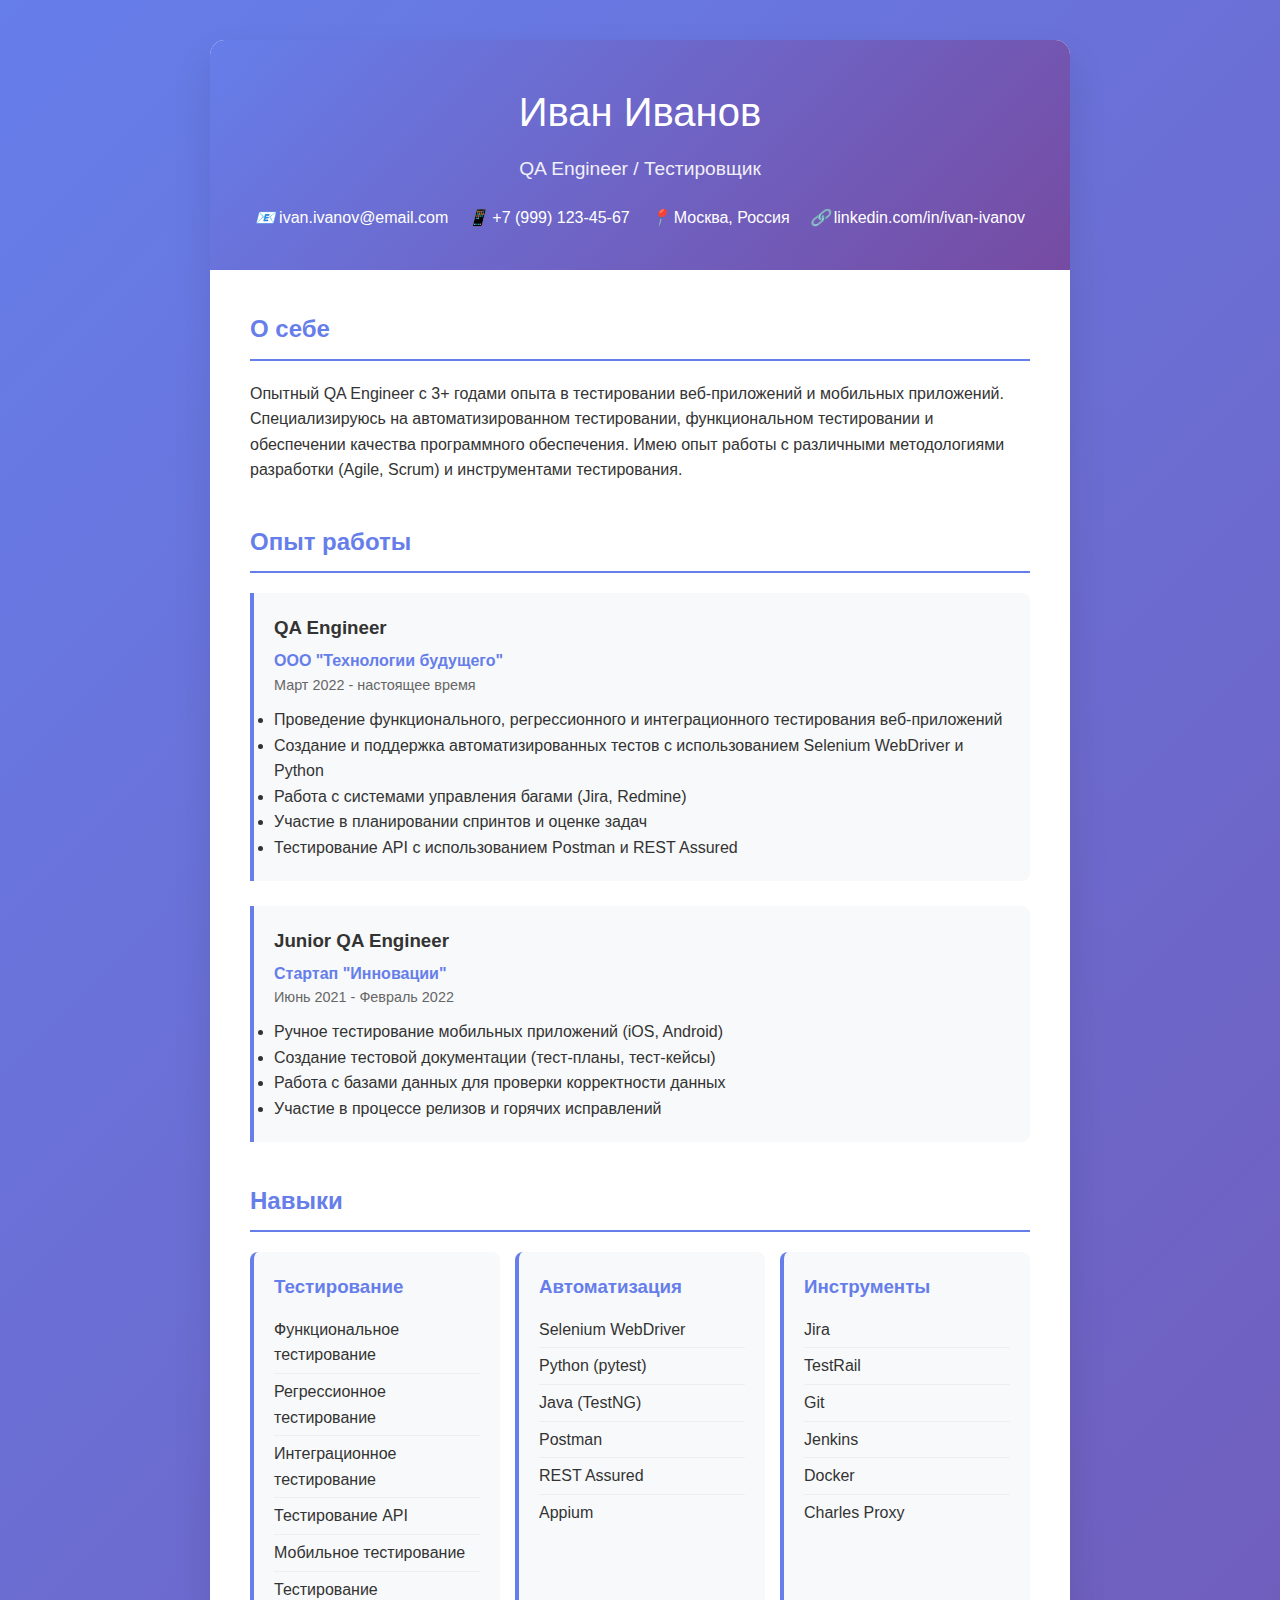
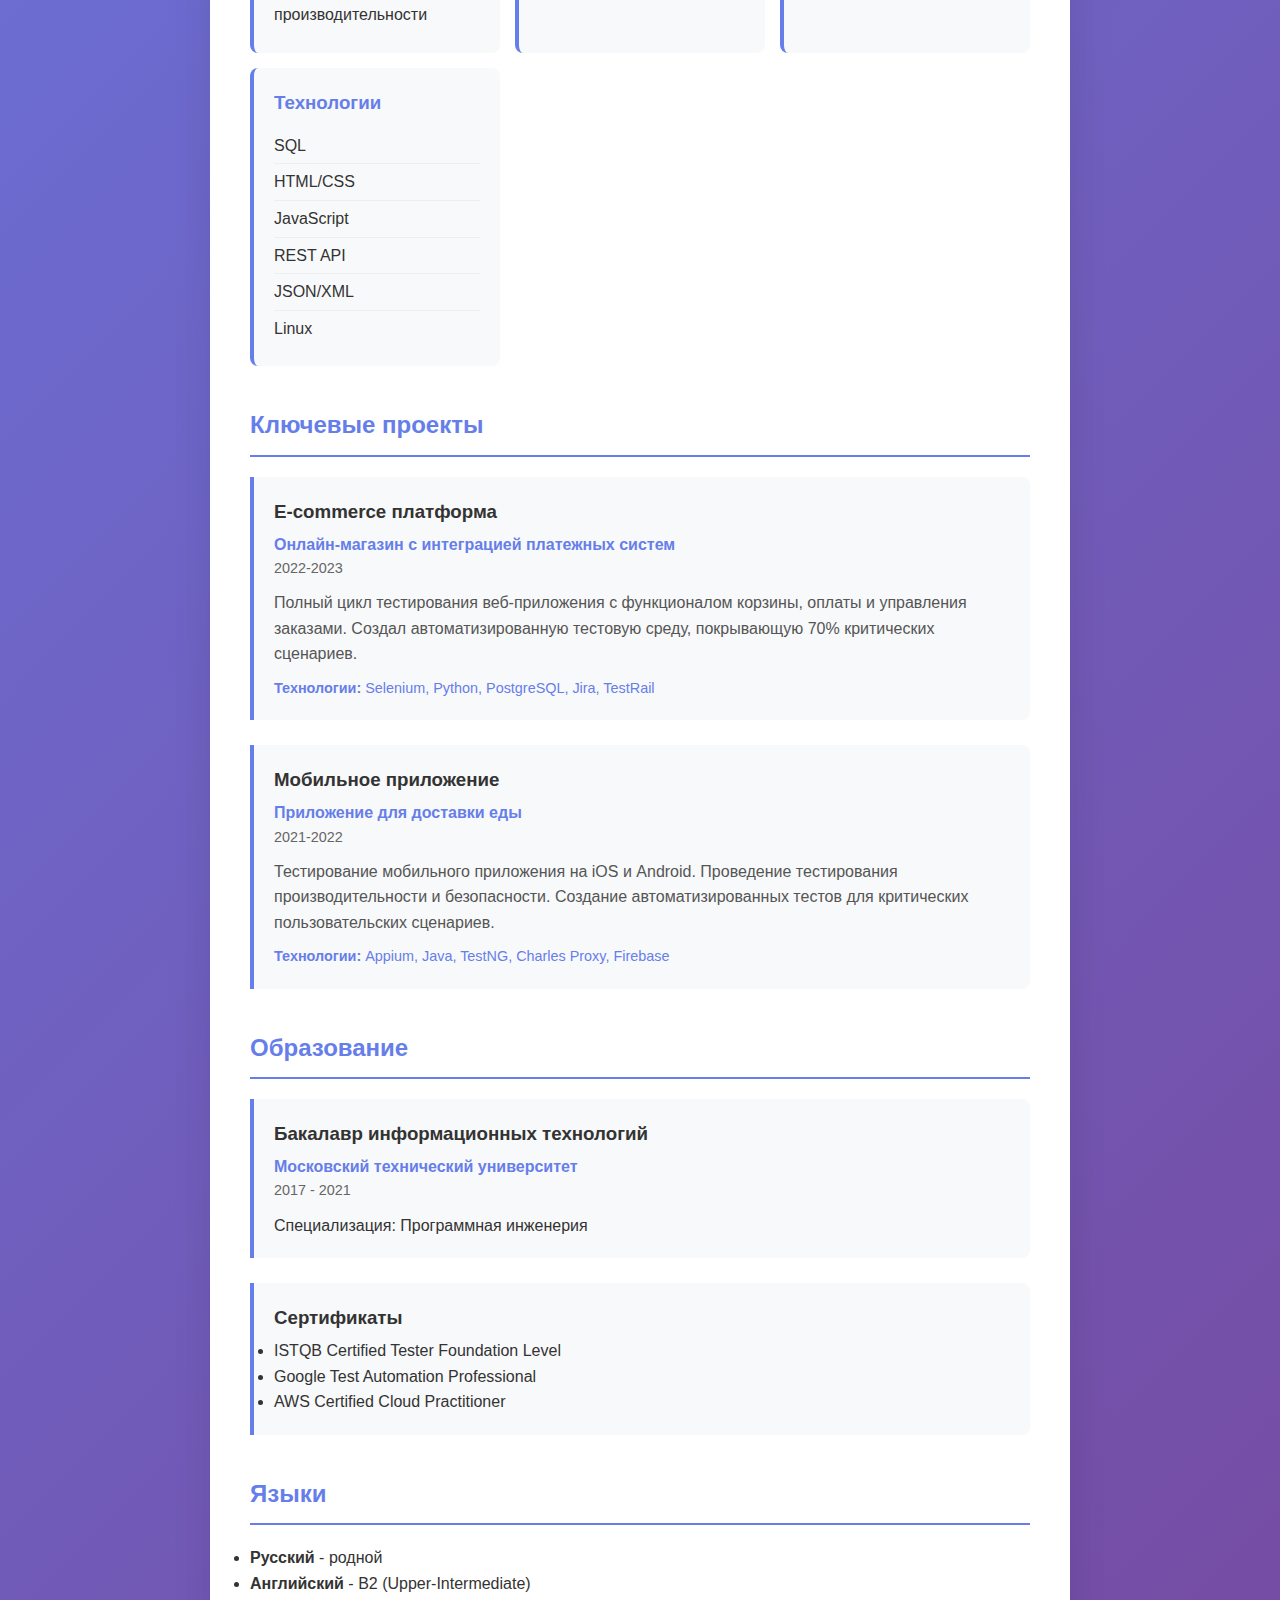
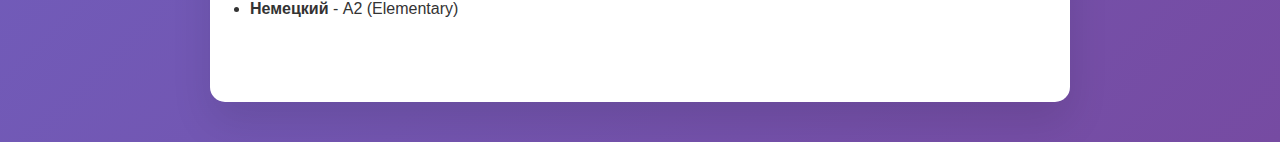
<file: reuse/index2.html>
<!DOCTYPE html>
<html lang="ru">
<head>
    <meta charset="UTF-8">
    <meta name="viewport" content="width=device-width, initial-scale=1.0">
    <title>Резюме QA специалиста</title>
    <style>
        * {
            margin: 0;
            padding: 0;
            box-sizing: border-box;
        }

        body {
            font-family: 'Segoe UI', Tahoma, Geneva, Verdana, sans-serif;
            line-height: 1.6;
            color: #333;
            background: linear-gradient(135deg, #667eea 0%, #764ba2 100%);
            min-height: 100vh;
        }

        .container {
            max-width: 900px;
            margin: 0 auto;
            padding: 20px;
        }

        .resume-card {
            background: white;
            border-radius: 15px;
            box-shadow: 0 20px 40px rgba(0,0,0,0.1);
            overflow: hidden;
            margin: 20px 0;
        }

        .header {
            background: linear-gradient(135deg, #667eea 0%, #764ba2 100%);
            color: white;
            padding: 40px;
            text-align: center;
        }

        .header h1 {
            font-size: 2.5em;
            margin-bottom: 10px;
            font-weight: 300;
        }

        .header .title {
            font-size: 1.2em;
            opacity: 0.9;
            margin-bottom: 20px;
        }

        .contact-info {
            display: flex;
            justify-content: center;
            flex-wrap: wrap;
            gap: 20px;
            margin-top: 20px;
        }

        .contact-item {
            display: flex;
            align-items: center;
            gap: 8px;
        }

        .contact-item i {
            width: 16px;
        }

        .content {
            padding: 40px;
        }

        .section {
            margin-bottom: 40px;
        }

        .section h2 {
            color: #667eea;
            border-bottom: 2px solid #667eea;
            padding-bottom: 10px;
            margin-bottom: 20px;
            font-size: 1.5em;
        }

        .experience-item, .education-item, .project-item {
            margin-bottom: 25px;
            padding: 20px;
            border-left: 4px solid #667eea;
            background: #f8f9fa;
            border-radius: 0 8px 8px 0;
        }

        .experience-item h3, .education-item h3, .project-item h3 {
            color: #333;
            margin-bottom: 5px;
        }

        .company, .school, .project-name {
            font-weight: bold;
            color: #667eea;
        }

        .date {
            color: #666;
            font-size: 0.9em;
            margin-bottom: 10px;
        }

        .skills-grid {
            display: grid;
            grid-template-columns: repeat(auto-fit, minmax(200px, 1fr));
            gap: 15px;
            margin-top: 20px;
        }

        .skill-category {
            background: #f8f9fa;
            padding: 20px;
            border-radius: 8px;
            border-left: 4px solid #667eea;
        }

        .skill-category h3 {
            color: #667eea;
            margin-bottom: 10px;
        }

        .skill-list {
            list-style: none;
        }

        .skill-list li {
            padding: 5px 0;
            border-bottom: 1px solid #eee;
        }

        .skill-list li:last-child {
            border-bottom: none;
        }

        .project-description {
            margin-top: 10px;
            color: #555;
        }

        .project-tech {
            margin-top: 10px;
            font-size: 0.9em;
            color: #667eea;
        }

        @media (max-width: 768px) {
            .container {
                padding: 10px;
            }
            
            .header {
                padding: 20px;
            }
            
            .content {
                padding: 20px;
            }
            
            .contact-info {
                flex-direction: column;
                align-items: center;
            }
        }
    </style>
</head>
<body>
    <div class="container">
        <div class="resume-card">
            <div class="header">
                <h1>Иван Иванов</h1>
                <div class="title">QA Engineer / Тестировщик</div>
                <div class="contact-info">
                    <div class="contact-item">
                        <i>📧</i>
                        <span>ivan.ivanov@email.com</span>
                    </div>
                    <div class="contact-item">
                        <i>📱</i>
                        <span>+7 (999) 123-45-67</span>
                    </div>
                    <div class="contact-item">
                        <i>📍</i>
                        <span>Москва, Россия</span>
                    </div>
                    <div class="contact-item">
                        <i>🔗</i>
                        <span>linkedin.com/in/ivan-ivanov</span>
                    </div>
                </div>
            </div>

            <div class="content">
                <!-- О себе -->
                <div class="section">
                    <h2>О себе</h2>
                    <p>
                        Опытный QA Engineer с 3+ годами опыта в тестировании веб-приложений и мобильных приложений. 
                        Специализируюсь на автоматизированном тестировании, функциональном тестировании и обеспечении качества программного обеспечения. 
                        Имею опыт работы с различными методологиями разработки (Agile, Scrum) и инструментами тестирования.
                    </p>
                </div>

                <!-- Опыт работы -->
                <div class="section">
                    <h2>Опыт работы</h2>
                    
                    <div class="experience-item">
                        <h3>QA Engineer</h3>
                        <div class="company">ООО "Технологии будущего"</div>
                        <div class="date">Март 2022 - настоящее время</div>
                        <ul>
                            <li>Проведение функционального, регрессионного и интеграционного тестирования веб-приложений</li>
                            <li>Создание и поддержка автоматизированных тестов с использованием Selenium WebDriver и Python</li>
                            <li>Работа с системами управления багами (Jira, Redmine)</li>
                            <li>Участие в планировании спринтов и оценке задач</li>
                            <li>Тестирование API с использованием Postman и REST Assured</li>
                        </ul>
                    </div>

                    <div class="experience-item">
                        <h3>Junior QA Engineer</h3>
                        <div class="company">Стартап "Инновации"</div>
                        <div class="date">Июнь 2021 - Февраль 2022</div>
                        <ul>
                            <li>Ручное тестирование мобильных приложений (iOS, Android)</li>
                            <li>Создание тестовой документации (тест-планы, тест-кейсы)</li>
                            <li>Работа с базами данных для проверки корректности данных</li>
                            <li>Участие в процессе релизов и горячих исправлений</li>
                        </ul>
                    </div>
                </div>

                <!-- Навыки -->
                <div class="section">
                    <h2>Навыки</h2>
                    <div class="skills-grid">
                        <div class="skill-category">
                            <h3>Тестирование</h3>
                            <ul class="skill-list">
                                <li>Функциональное тестирование</li>
                                <li>Регрессионное тестирование</li>
                                <li>Интеграционное тестирование</li>
                                <li>Тестирование API</li>
                                <li>Мобильное тестирование</li>
                                <li>Тестирование производительности</li>
                            </ul>
                        </div>

                        <div class="skill-category">
                            <h3>Автоматизация</h3>
                            <ul class="skill-list">
                                <li>Selenium WebDriver</li>
                                <li>Python (pytest)</li>
                                <li>Java (TestNG)</li>
                                <li>Postman</li>
                                <li>REST Assured</li>
                                <li>Appium</li>
                            </ul>
                        </div>

                        <div class="skill-category">
                            <h3>Инструменты</h3>
                            <ul class="skill-list">
                                <li>Jira</li>
                                <li>TestRail</li>
                                <li>Git</li>
                                <li>Jenkins</li>
                                <li>Docker</li>
                                <li>Charles Proxy</li>
                            </ul>
                        </div>

                        <div class="skill-category">
                            <h3>Технологии</h3>
                            <ul class="skill-list">
                                <li>SQL</li>
                                <li>HTML/CSS</li>
                                <li>JavaScript</li>
                                <li>REST API</li>
                                <li>JSON/XML</li>
                                <li>Linux</li>
                            </ul>
                        </div>
                    </div>
                </div>

                <!-- Проекты -->
                <div class="section">
                    <h2>Ключевые проекты</h2>
                    
                    <div class="project-item">
                        <h3>E-commerce платформа</h3>
                        <div class="project-name">Онлайн-магазин с интеграцией платежных систем</div>
                        <div class="date">2022-2023</div>
                        <div class="project-description">
                            Полный цикл тестирования веб-приложения с функционалом корзины, оплаты и управления заказами. 
                            Создал автоматизированную тестовую среду, покрывающую 70% критических сценариев.
                        </div>
                        <div class="project-tech">
                            <strong>Технологии:</strong> Selenium, Python, PostgreSQL, Jira, TestRail
                        </div>
                    </div>

                    <div class="project-item">
                        <h3>Мобильное приложение</h3>
                        <div class="project-name">Приложение для доставки еды</div>
                        <div class="date">2021-2022</div>
                        <div class="project-description">
                            Тестирование мобильного приложения на iOS и Android. Проведение тестирования производительности 
                            и безопасности. Создание автоматизированных тестов для критических пользовательских сценариев.
                        </div>
                        <div class="project-tech">
                            <strong>Технологии:</strong> Appium, Java, TestNG, Charles Proxy, Firebase
                        </div>
                    </div>
                </div>

                <!-- Образование -->
                <div class="section">
                    <h2>Образование</h2>
                    
                    <div class="education-item">
                        <h3>Бакалавр информационных технологий</h3>
                        <div class="school">Московский технический университет</div>
                        <div class="date">2017 - 2021</div>
                        <p>Специализация: Программная инженерия</p>
                    </div>

                    <div class="education-item">
                        <h3>Сертификаты</h3>
                        <ul>
                            <li>ISTQB Certified Tester Foundation Level</li>
                            <li>Google Test Automation Professional</li>
                            <li>AWS Certified Cloud Practitioner</li>
                        </ul>
                    </div>
                </div>

                <!-- Языки -->
                <div class="section">
                    <h2>Языки</h2>
                    <ul>
                        <li><strong>Русский</strong> - родной</li>
                        <li><strong>Английский</strong> - B2 (Upper-Intermediate)</li>
                        <li><strong>Немецкий</strong> - A2 (Elementary)</li>
                    </ul>
                </div>
            </div>
        </div>
    </div>
</body>
</html>
</file>
